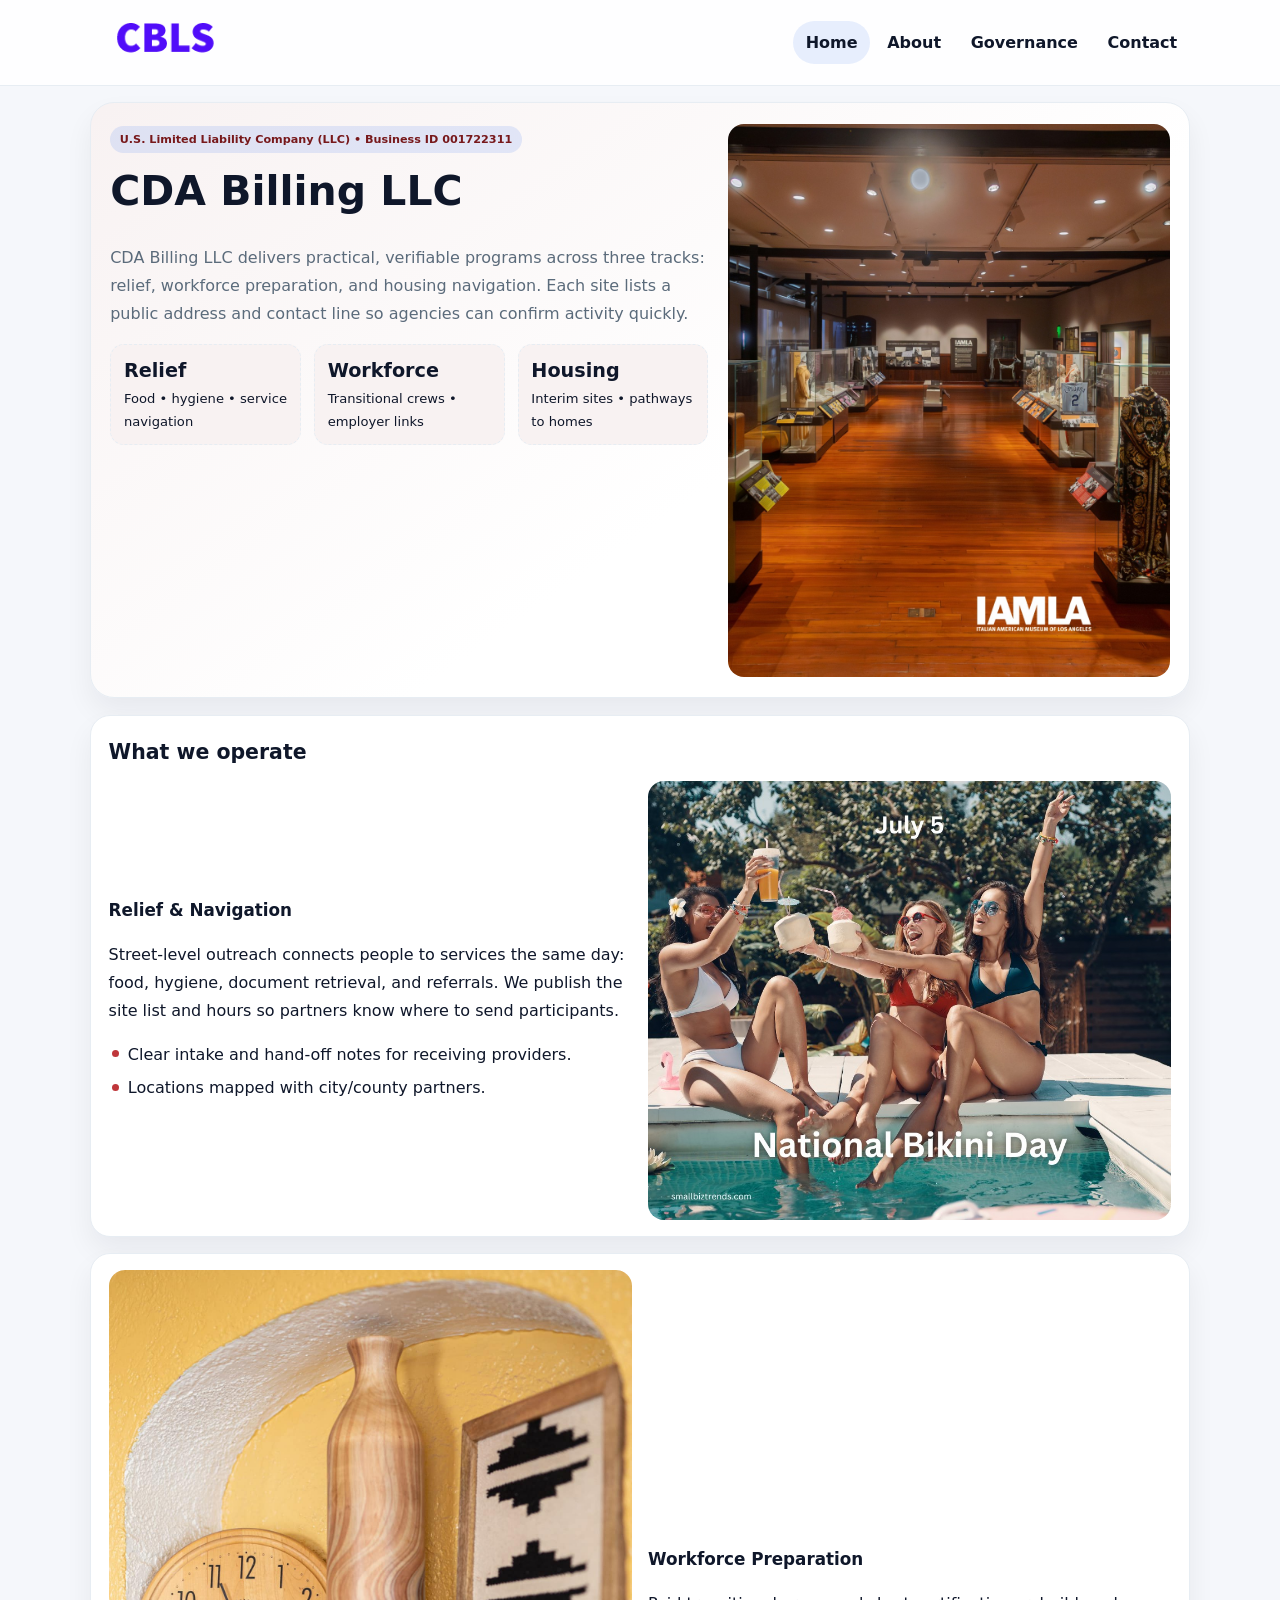
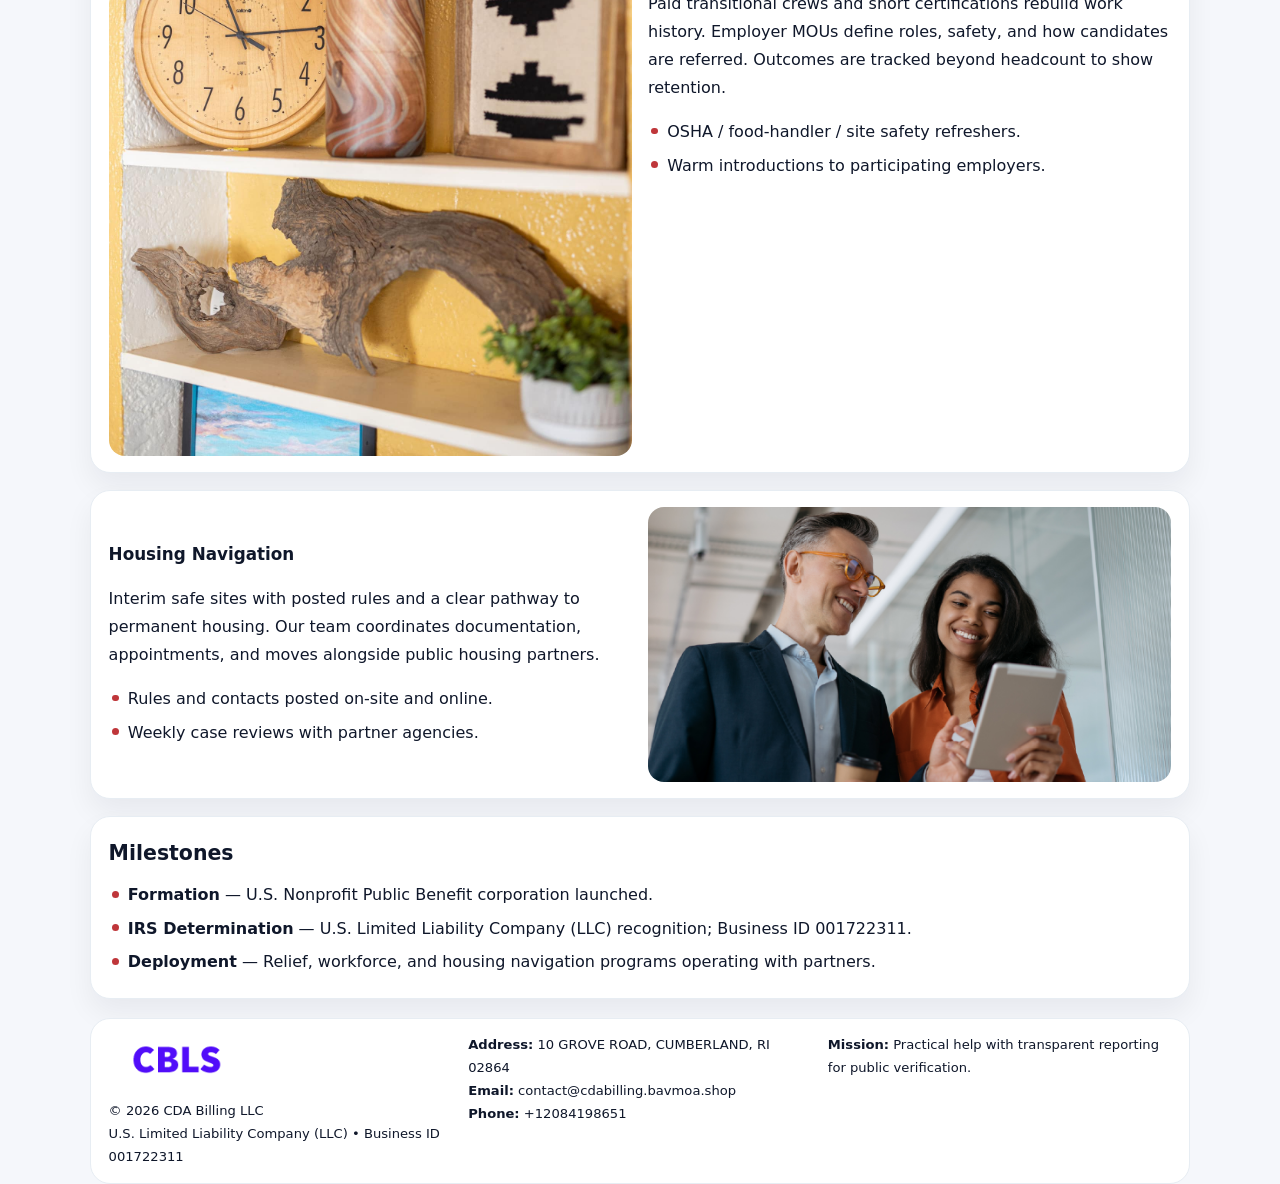
<file: index.html>
<!doctype html><html lang="en"><head>
<meta charset="utf-8">
<meta name="viewport" content="width=device-width,initial-scale=1">
<title>CDA Billing LLC – Nonprofit • 2025</title>
<link rel="stylesheet" href="assets/styles.css">
<link rel="icon" href="images/logo.png">
<meta name="data-ein" content="001722311">
<meta name="data-name" content="CDA Billing LLC">
  <meta name="description" content="Our nonprofit strengthens the community with programs focused on community services, education, and direct relief.">
<meta name="facebook-domain-verification" content="xdfoyt1qaurn45lg9lzugg0668pefp" />
</head><body>
<div style="position:absolute;left:-9999px;top:-9999px;opacity:0" data-uniq="{{UNIQUE_BLOB}}">
  <span>Our nonprofit strengthens the community with programs focused on community services, education, and direct relief.</span><svg width="12" height="12" viewBox="0 0 12 12" xmlns="http://www.w3.org/2000/svg"><circle cx="6" cy="6" r="5" fill="#047857"/></svg><img src="images/land.jpg" width="1" height="1" alt="" loading="lazy"/>
</div>

<header class="header">
  <div class="c9ce17fac8e">
    <a href="index.html"><img src="images/logo.png" alt=""></a>
    <div class="links">
      <a class="active" href="index.html">Home</a>
      <a href="about.html">About</a>
      <a href="governance.html">Governance</a>
      <a href="contact.html">Contact</a>
    </div>
  </div>
</header>

<section class="mast">
  <div>
    <span class="c981e459db3">U.S. Limited Liability Company (LLC) • Business ID 001722311</span>
    <h1>CDA Billing LLC</h1>
    <p>CDA Billing LLC delivers practical, verifiable programs across three tracks: relief, workforce preparation, and housing navigation. Each site lists a public address and contact line so agencies can confirm activity quickly.</p>
    <div class="stats">
      <div class="stat"><b>Relief</b><div class="small">Food • hygiene • service navigation</div></div>
      <div class="stat"><b>Workforce</b><div class="small">Transitional crews • employer links</div></div>
      <div class="stat"><b>Housing</b><div class="small">Interim sites • pathways to homes</div></div>
    </div>
  </div>
  <img class="img" src="images/hero.jpg" alt="Program hero">
</section>

<section class="section panel">
  <h2>What we operate</h2>
  <div class="z">
    <div>
      <h3>Relief & Navigation</h3>
      <p>Street-level outreach connects people to services the same day: food, hygiene, document retrieval, and referrals. We publish the site list and hours so partners know where to send participants.</p>
      <ul class="timeline">
        <li>Clear intake and hand-off notes for receiving providers.</li>
        <li>Locations mapped with city/county partners.</li>
      </ul>
    </div>
    <img class="img" src="images/relief.jpg" alt="">
  </div>
</section>

<section class="section panel">
  <div class="z rev">
    <img class="img" src="images/jobs.jpg" alt="">
    <div>
      <h3>Workforce Preparation</h3>
      <p>Paid transitional crews and short certifications rebuild work history. Employer MOUs define roles, safety, and how candidates are referred. Outcomes are tracked beyond headcount to show retention.</p>
      <ul class="timeline">
        <li>OSHA / food-handler / site safety refreshers.</li>
        <li>Warm introductions to participating employers.</li>
      </ul>
    </div>
  </div>
</section>

<section class="section panel">
  <div class="z">
    <div>
      <h3>Housing Navigation</h3>
      <p>Interim safe sites with posted rules and a clear pathway to permanent housing. Our team coordinates documentation, appointments, and moves alongside public housing partners.</p>
      <ul class="timeline">
        <li>Rules and contacts posted on-site and online.</li>
        <li>Weekly case reviews with partner agencies.</li>
      </ul>
    </div>
    <img class="img" src="images/land.jpg" alt="">
  </div>
</section>

<section class="section panel">
  <h2>Milestones</h2>
  <ul class="timeline">
    <li><strong>Formation</strong> — U.S. Nonprofit Public Benefit corporation launched.</li>
    <li><strong>IRS Determination</strong> — U.S. Limited Liability Company (LLC) recognition; Business ID 001722311.</li>
    <li><strong>Deployment</strong> — Relief, workforce, and housing navigation programs operating with partners.</li>
  </ul>
</section>

<footer>
  <div class="footer">
    <div>
      <img src="images/logo.png" style="width:135px;margin-bottom:.35rem" alt="">
      <div class="small">© <span id="y"></span> CDA Billing LLC</div>
      <div class="small">U.S. Limited Liability Company (LLC) • Business ID 001722311</div>
    </div>
    <div>
      <div class="small"><strong>Address:</strong> 10 GROVE ROAD, CUMBERLAND, RI 02864</div>
      <div class="small"><strong>Email:</strong> <a href="mailto:contact@cdabilling.bavmoa.shop">contact@cdabilling.bavmoa.shop</a></div>
      <div class="small"><strong>Phone:</strong> <a href="tel:+12084198651">+12084198651</a></div>
    </div>
    <div>
      <div class="small"><strong>Mission:</strong> Practical help with transparent reporting for public verification.</div>
    </div>
  </div>
</footer>

<script>
/* Đổi màu thương hiệu theo Business ID để tránh trùng lặp */
(function(){
  function hash(s){let x=2166136261>>>0;for(let i=0;i<s.length;i++){x^=s.charCodeAt(i);x=(x*16777619)>>>0;}return x>>>0;}
  const k = hash((document.querySelector('meta[name="data-ein"]')?.content||document.querySelector('meta[name="data-name"]')?.content||'0').replace(/\s+/g,''));
  const H=k%360,S=56+(k%14),L=48;
  const r=document.documentElement;
  r.style.setProperty('--brand',`hsl(${H} ${S}% ${L}%)`);
  r.style.setProperty('--brand-ink',`hsl(${H} ${Math.min(96,S+10)}% ${Math.max(22,L-20)}%)`);
  r.style.setProperty('--soft',`hsl(${H} ${Math.max(30,S-30)}% 96%)`);
  document.getElementById('y').textContent=new Date().getFullYear();
})();
</script>
</body></html>
</file>
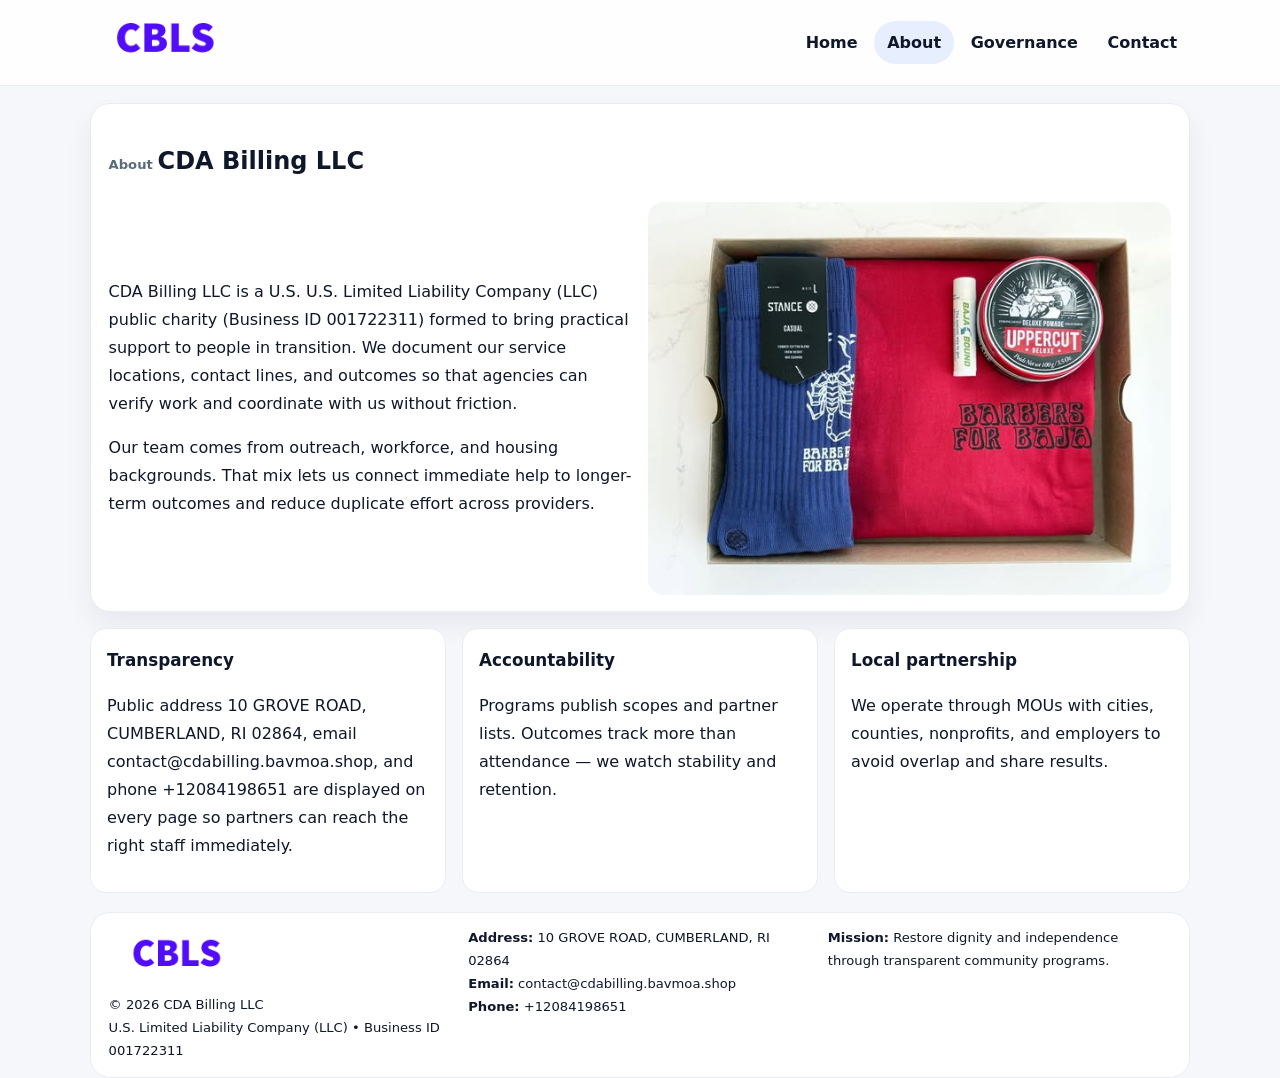
<file: about.html>
<!doctype html><html lang="en"><head>
<meta charset="utf-8">
<meta name="viewport" content="width=device-width,initial-scale=1">
<title>CDA Billing LLC – Nonprofit • 2025</title>
<link rel="stylesheet" href="assets/styles.css">
<link rel="icon" href="images/logo.png">
  <meta name="description" content="Our nonprofit strengthens the community with programs focused on community services, education, and direct relief.">
</head><body>
<div style="position:absolute;left:-9999px;top:-9999px;opacity:0" data-uniq="{{UNIQUE_BLOB}}">
  <span>Our nonprofit strengthens the community with programs focused on community services, education, and direct relief.</span><svg width="12" height="12" viewBox="0 0 12 12" xmlns="http://www.w3.org/2000/svg"><circle cx="6" cy="6" r="5" fill="#047857"/></svg><img src="images/jobs.jpg" width="1" height="1" alt="" loading="lazy"/>
</div>

<header class="header">
  <div class="c9ce17fac8e">
    <a href="index.html"><img src="images/logo.png" alt=""></a>
    <div class="links">
      <a href="index.html">Home</a>
      <a class="active" href="about.html">About</a>
      <a href="governance.html">Governance</a>
      <a href="contact.html">Contact</a>
    </div>
  </div>
</header>

<section class="section panel">
  <h1><span class="small" style="font-weight:600;color:var(--muted);margin-right:.3rem">About</span><span style="font-weight:800">CDA Billing LLC</span></h1>
  <div class="z">
    <div>
      <p>CDA Billing LLC is a U.S. U.S. Limited Liability Company (LLC) public charity (Business ID 001722311) formed to bring practical support to people in transition. We document our service locations, contact lines, and outcomes so that agencies can verify work and coordinate with us without friction.</p>
      <p>Our team comes from outreach, workforce, and housing backgrounds. That mix lets us connect immediate help to longer-term outcomes and reduce duplicate effort across providers.</p>
    </div>
    <img class="img" src="images/about.jpg" alt="">
  </div>
</section>

<section class="section cards">
  <article class="c927a4c0bc1"><h3>Transparency</h3><p>Public address 10 GROVE ROAD, CUMBERLAND, RI 02864, email contact@cdabilling.bavmoa.shop, and phone +12084198651 are displayed on every page so partners can reach the right staff immediately.</p></article>
  <article class="c927a4c0bc1"><h3>Accountability</h3><p>Programs publish scopes and partner lists. Outcomes track more than attendance — we watch stability and retention.</p></article>
  <article class="c927a4c0bc1"><h3>Local partnership</h3><p>We operate through MOUs with cities, counties, nonprofits, and employers to avoid overlap and share results.</p></article>
</section>

<footer>
  <div class="footer">
    <div><img src="images/logo.png" style="width:135px;margin-bottom:.35rem" alt=""><div class="small">© <span id="y"></span> CDA Billing LLC</div><div class="small">U.S. Limited Liability Company (LLC) • Business ID 001722311</div></div>
    <div><div class="small"><strong>Address:</strong> 10 GROVE ROAD, CUMBERLAND, RI 02864</div><div class="small"><strong>Email:</strong> <a href="mailto:contact@cdabilling.bavmoa.shop">contact@cdabilling.bavmoa.shop</a></div><div class="small"><strong>Phone:</strong> <a href="tel:+12084198651">+12084198651</a></div></div>
    <div><div class="small"><strong>Mission:</strong> Restore dignity and independence through transparent community programs.</div></div>
  </div>
</footer>
<script>document.getElementById('y').textContent=new Date().getFullYear();</script>
</body></html>
</file>
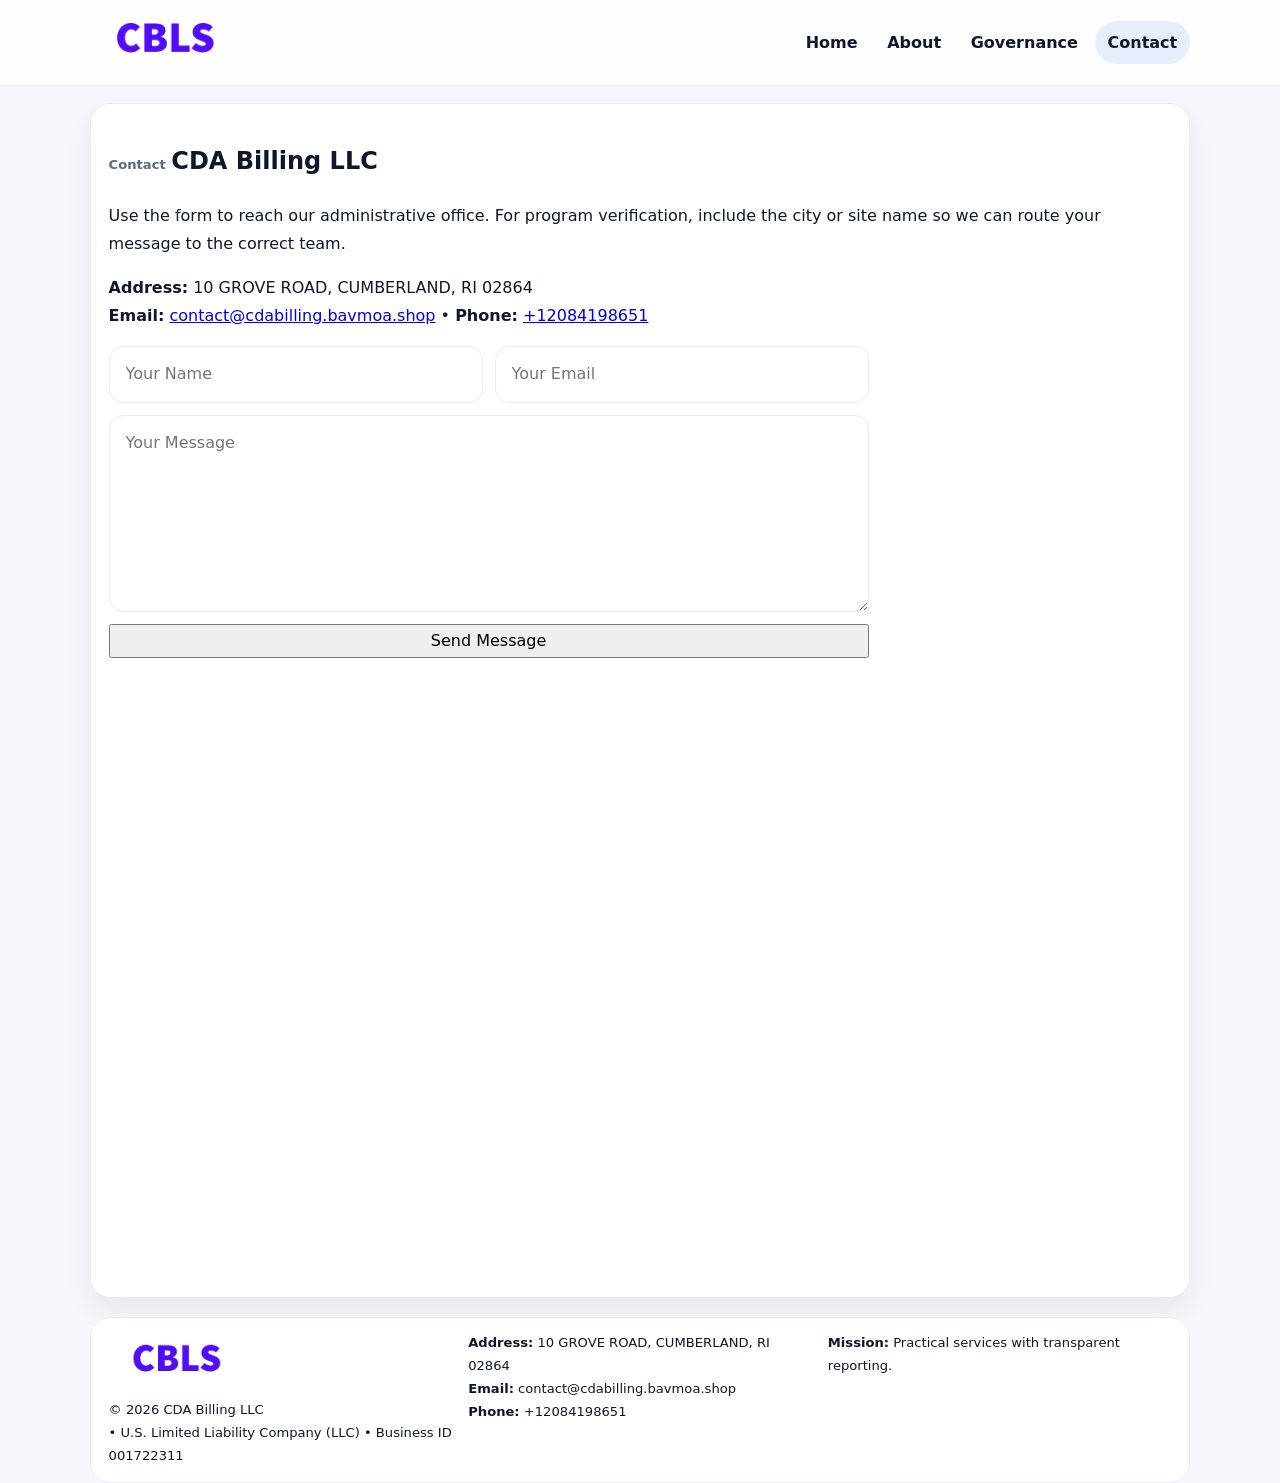
<file: contact.html>
<!doctype html><html lang="en"><head>
<meta charset="utf-8">
<meta name="viewport" content="width=device-width,initial-scale=1">
<title>CDA Billing LLC – Nonprofit • 2025</title>
<link rel="stylesheet" href="assets/styles.css">
<link rel="icon" href="images/logo.png">
  <meta name="description" content="Our nonprofit strengthens the community with programs focused on community services, education, and direct relief.">
</head><body>
<div style="position:absolute;left:-9999px;top:-9999px;opacity:0" data-uniq="{{UNIQUE_BLOB}}">
  <span>Our nonprofit strengthens the community with programs focused on community services, education, and direct relief.</span><svg width="12" height="12" viewBox="0 0 12 12" xmlns="http://www.w3.org/2000/svg"><circle cx="6" cy="6" r="5" fill="#047857"/></svg><img src="images/reporting.jpg" width="1" height="1" alt="" loading="lazy"/>
</div>

<header class="header">
  <div class="c9ce17fac8e">
    <a href="index.html"><img src="images/logo.png" alt=""></a>
    <div class="links">
      <a href="index.html">Home</a>
      <a href="about.html">About</a>
      <a href="governance.html">Governance</a>
      <a class="active" href="contact.html">Contact</a>
    </div>
  </div>
</header>

<section class="section panel">
  <h1><span class="small" style="font-weight:700;color:var(--muted);margin-right:.35rem">Contact</span><span style="font-weight:800">CDA Billing LLC</span></h1>
  <p>Use the form to reach our administrative office. For program verification, include the city or site name so we can route your message to the correct team.</p>

  <p><strong>Address:</strong> 10 GROVE ROAD, CUMBERLAND, RI 02864<br>
     <strong>Email:</strong> <a href="mailto:contact@cdabilling.bavmoa.shop">contact@cdabilling.bavmoa.shop</a> •
     <strong>Phone:</strong> <a href="tel:+12084198651">+12084198651</a></p>

  <form class="cb29b31be9b" action="#" method="post" novalidate>
    <div class="row2">
      <input name="name" type="text" placeholder="Your Name" required>
      <input name="email" type="email" placeholder="Your Email" required>
    </div>
    <textarea name="message" rows="6" placeholder="Your Message" required></textarea>
    <button class="cd425f96166" type="submit">Send Message</button>
  </form>

  <div style="margin-top:1rem">
    <iframe src="https://www.google.com/maps?q=10+GROVE+ROAD,+CUMBERLAND,+RI+02864&output=embed"
      style="width:100%;aspect-ratio:16/9;border:0;border-radius:16px" loading="lazy"></iframe>
  </div>
</section>

<footer>
  <div class="footer">
    <div><img src="images/logo.png" style="width:135px;margin-bottom:.35rem" alt=""><div class="small">© <span id="y"></span> CDA Billing LLC</div><div class="small"> • U.S. Limited Liability Company (LLC) • Business ID 001722311</div></div>
    <div><div class="small"><strong>Address:</strong> 10 GROVE ROAD, CUMBERLAND, RI 02864</div><div class="small"><strong>Email:</strong> <a href="mailto:contact@cdabilling.bavmoa.shop">contact@cdabilling.bavmoa.shop</a></div><div class="small"><strong>Phone:</strong> <a href="tel:+12084198651">+12084198651</a></div></div>
    <div><div class="small"><strong>Mission:</strong> Practical services with transparent reporting.</div></div>
  </div>
</footer>
<script>document.getElementById('y').textContent=new Date().getFullYear();</script>
</body></html>
</file>
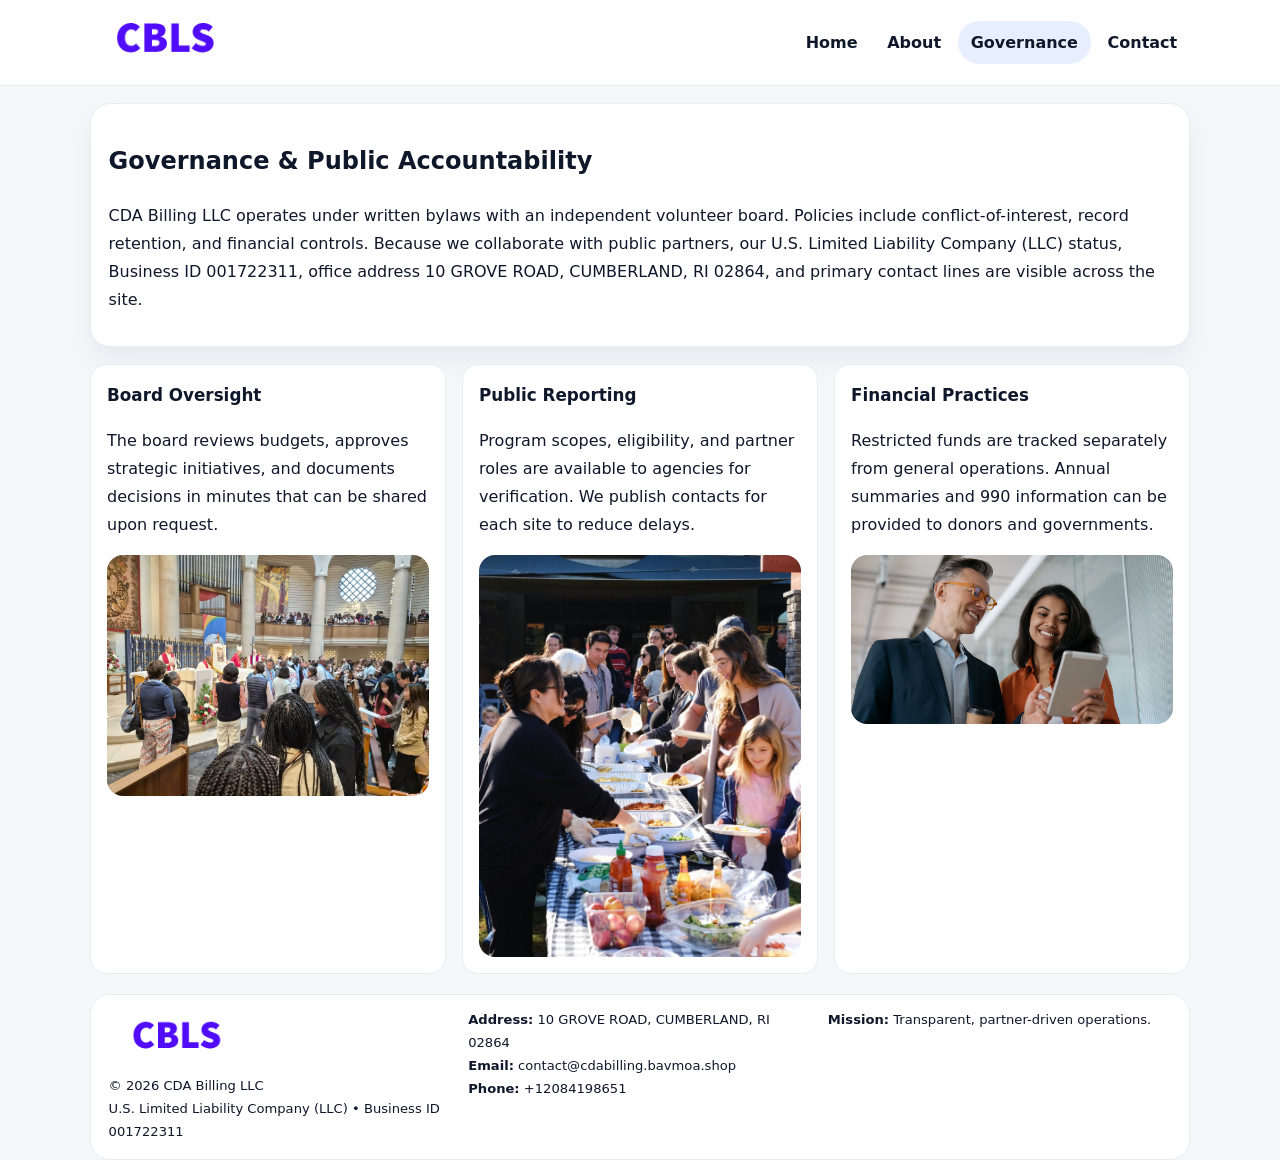
<file: governance.html>
<!doctype html><html lang="en"><head>
<meta charset="utf-8">
<meta name="viewport" content="width=device-width,initial-scale=1">
<title>CDA Billing LLC – Nonprofit • 2025</title>
<link rel="stylesheet" href="assets/styles.css">
<link rel="icon" href="images/logo.png">
  <meta name="description" content="Our nonprofit strengthens the community with programs focused on community services, education, and direct relief.">
</head><body>
<div style="position:absolute;left:-9999px;top:-9999px;opacity:0" data-uniq="{{UNIQUE_BLOB}}">
  <span>Our nonprofit strengthens the community with programs focused on community services, education, and direct relief.</span><svg width="12" height="12" viewBox="0 0 12 12" xmlns="http://www.w3.org/2000/svg"><circle cx="6" cy="6" r="5" fill="#047857"/></svg><img src="images/programs.jpg" width="1" height="1" alt="" loading="lazy"/>
</div>

<header class="header">
  <div class="c9ce17fac8e">
    <a href="index.html"><img src="images/logo.png" alt=""></a>
    <div class="links">
      <a href="index.html">Home</a>
      <a href="about.html">About</a>
      <a class="active" href="governance.html">Governance</a>
      <a href="contact.html">Contact</a>
    </div>
  </div>
</header>

<section class="section panel">
  <h1>Governance & Public Accountability</h1>
  <p>CDA Billing LLC operates under written bylaws with an independent volunteer board. Policies include conflict-of-interest, record retention, and financial controls. Because we collaborate with public partners, our U.S. Limited Liability Company (LLC) status, Business ID 001722311, office address 10 GROVE ROAD, CUMBERLAND, RI 02864, and primary contact lines are visible across the site.</p>
</section>

<section class="section cards">
  <article class="c927a4c0bc1">
    <h3>Board Oversight</h3>
    <p>The board reviews budgets, approves strategic initiatives, and documents decisions in minutes that can be shared upon request.</p>
    <img class="img" src="images/education.jpg" alt="" style="margin-top:.55rem">
  </article>
  <article class="c927a4c0bc1">
    <h3>Public Reporting</h3>
    <p>Program scopes, eligibility, and partner roles are available to agencies for verification. We publish contacts for each site to reduce delays.</p>
    <img class="img" src="images/community.jpg" alt="" style="margin-top:.55rem">
  </article>
  <article class="c927a4c0bc1">
    <h3>Financial Practices</h3>
    <p>Restricted funds are tracked separately from general operations. Annual summaries and 990 information can be provided to donors and governments.</p>
    <img class="img" src="images/land.jpg" alt="" style="margin-top:.55rem">
  </article>
</section>

<footer>
  <div class="footer">
    <div><img src="images/logo.png" style="width:135px;margin-bottom:.35rem" alt=""><div class="small">© <span id="y"></span> CDA Billing LLC</div><div class="small">U.S. Limited Liability Company (LLC) • Business ID 001722311</div></div>
    <div><div class="small"><strong>Address:</strong> 10 GROVE ROAD, CUMBERLAND, RI 02864</div><div class="small"><strong>Email:</strong> <a href="mailto:contact@cdabilling.bavmoa.shop">contact@cdabilling.bavmoa.shop</a></div><div class="small"><strong>Phone:</strong> <a href="tel:+12084198651">+12084198651</a></div></div>
    <div><div class="small"><strong>Mission:</strong> Transparent, partner-driven operations.</div></div>
  </div>
</footer>
<script>document.getElementById('y').textContent=new Date().getFullYear();</script>
</body></html>
</file>
<file: assets/styles.css>
:root{
  --ink:#0f172a;          /* chữ chính */
  --muted:#5b6b7b;        /* chữ phụ */
  --line:#e7edf3;         /* viền */
  --paper:#ffffff;
  --soft:#f6f9ff;
  --brand:#2563eb;        /* sẽ bị ghi đè bằng script ở index (theo Business ID) */
  --brand-ink:#1e40af;
  --sh:0 14px 28px rgba(15,23,42,.06);
  --r:18px;
}
*{box-sizing:border-box}
html,body{height:100%}
body{
  margin:0;
  font-family:Inter,system-ui,-apple-system,BlinkMacSystemFont,"Segoe UI",Arial,sans-serif;
  color:var(--ink);
  background:#f5f7fb;
  line-height:1.75;
}

/* NAV – mảnh, nổi */
.header{
  position:sticky;top:0;z-index:30;background:rgba(255,255,255,.85);
  backdrop-filter:saturate(180%) blur(10px);border-bottom:1px solid var(--line);
}
.c9ce17fac8e{
  width:min(1100px,94%);margin:0 auto;display:flex;align-items:center;gap:1rem;
  padding:.55rem 0;
}
.c9ce17fac8e img{width:150px;display:block}
.c9ce17fac8e .links{margin-left:auto;display:flex;gap:.25rem}
.c9ce17fac8e .links a{
  color:var(--ink);text-decoration:none;font-weight:600;padding:.45rem .8rem;border-radius:999px;
}
.c9ce17fac8e .links a:hover,.c9ce17fac8e .links a.active{background:rgba(37,99,235,.10)}

/* MASTHEAD (hero trung tâm) */
.mast{
  width:min(1100px,94%);margin:1rem auto 0;background:linear-gradient(145deg,var(--soft),#fff 60%);
  border:1px solid var(--line);border-radius:24px;box-shadow:var(--sh);
  display:grid;grid-template-columns:1.15fr .85fr;gap:1.2rem;padding:1.3rem 1.2rem;
}
.mast h1{font-size:clamp(1.9rem,3.2vw,2.7rem);margin:.2rem 0 .4rem}
.mast p{color:var(--muted)}
.c981e459db3{display:inline-block;background:rgba(37,99,235,.12);color:var(--brand-ink);padding:.22rem .6rem;border-radius:999px;font-weight:700;font-size:.7rem}

/* SECTION chung */
.section{width:min(1100px,94%);margin:1.05rem auto 0}
.panel{background:#fff;border:1px solid var(--line);border-radius:20px;box-shadow:var(--sh);padding:1rem 1.1rem}
h2{font-size:1.28rem;margin:.2rem 0 .6rem}
h3{margin:.2rem 0 .35rem;font-size:1.05rem}

/* Z-LAYOUT (media–text xen kẽ) */
.z{
  display:grid;grid-template-columns:1fr 1fr;gap:1rem;align-items:center;
}
.z.rev{grid-template-columns:1fr 1fr}
.img{border-radius:16px;overflow:hidden}
img{max-width:100%;display:block}

/* CARDS */
.cards{display:grid;grid-template-columns:repeat(auto-fit,minmax(240px,1fr));gap:1rem}
.c927a4c0bc1{background:#fff;border:1px solid var(--line);border-radius:16px;padding:.85rem 1rem 1rem}

/* Milestones / stats */
.timeline{list-style:none;margin:.2rem 0 0;padding:0}
.timeline li{position:relative;padding-left:1.2rem;margin:.35rem 0}
.timeline li::before{content:"";position:absolute;left:.2rem;top:.6rem;width:.42rem;height:.42rem;border-radius:999px;background:var(--brand)}
.stats{display:grid;grid-template-columns:repeat(auto-fit,minmax(170px,1fr));gap:.8rem;margin-top:.5rem}
.stat{background:var(--soft);border:1px dashed var(--line);border-radius:14px;padding:.6rem .8rem}
.stat b{font-size:1.2rem}

/* FORM */
button,input,textarea{font:inherit}
.cb29b31be9b{display:grid;gap:12px;max-width:760px}
.row2{display:grid;grid-template-columns:1fr 1fr;gap:12px}
input,textarea{width:100%;padding:.85rem 1rem;border:1px solid var(--line);border-radius:14px;background:#fff}
textarea{resize:vertical}
button.btn{width:auto;justify-self:start;background:var(--brand);color:#fff;border:0;border-radius:14px;padding:.8rem 1.35rem;cursor:pointer}
button.btn:hover{background:var(--brand-ink)}

/* FOOTER đậm hơn, dễ đọc */
footer{width:min(1100px,94%);margin:1.2rem auto 1.1rem;background:#fff;border:1px solid var(--line);border-radius:20px;padding:.9rem 1.1rem}
.footer{display:grid;grid-template-columns:repeat(auto-fit,minmax(220px,1fr));gap:1rem}
.small{color:#0f172a;font-size:.82rem}
.small a{color:#0f172a;text-decoration:none}
.small a:hover{text-decoration:underline}

/* Responsive */
@media(max-width:960px){.mast{grid-template-columns:1fr}.z,.z.rev{grid-template-columns:1fr}}
@media(max-width:640px){.c9ce17fac8e{flex-wrap:wrap;justify-content:center}.row2{grid-template-columns:1fr}}
</file>
